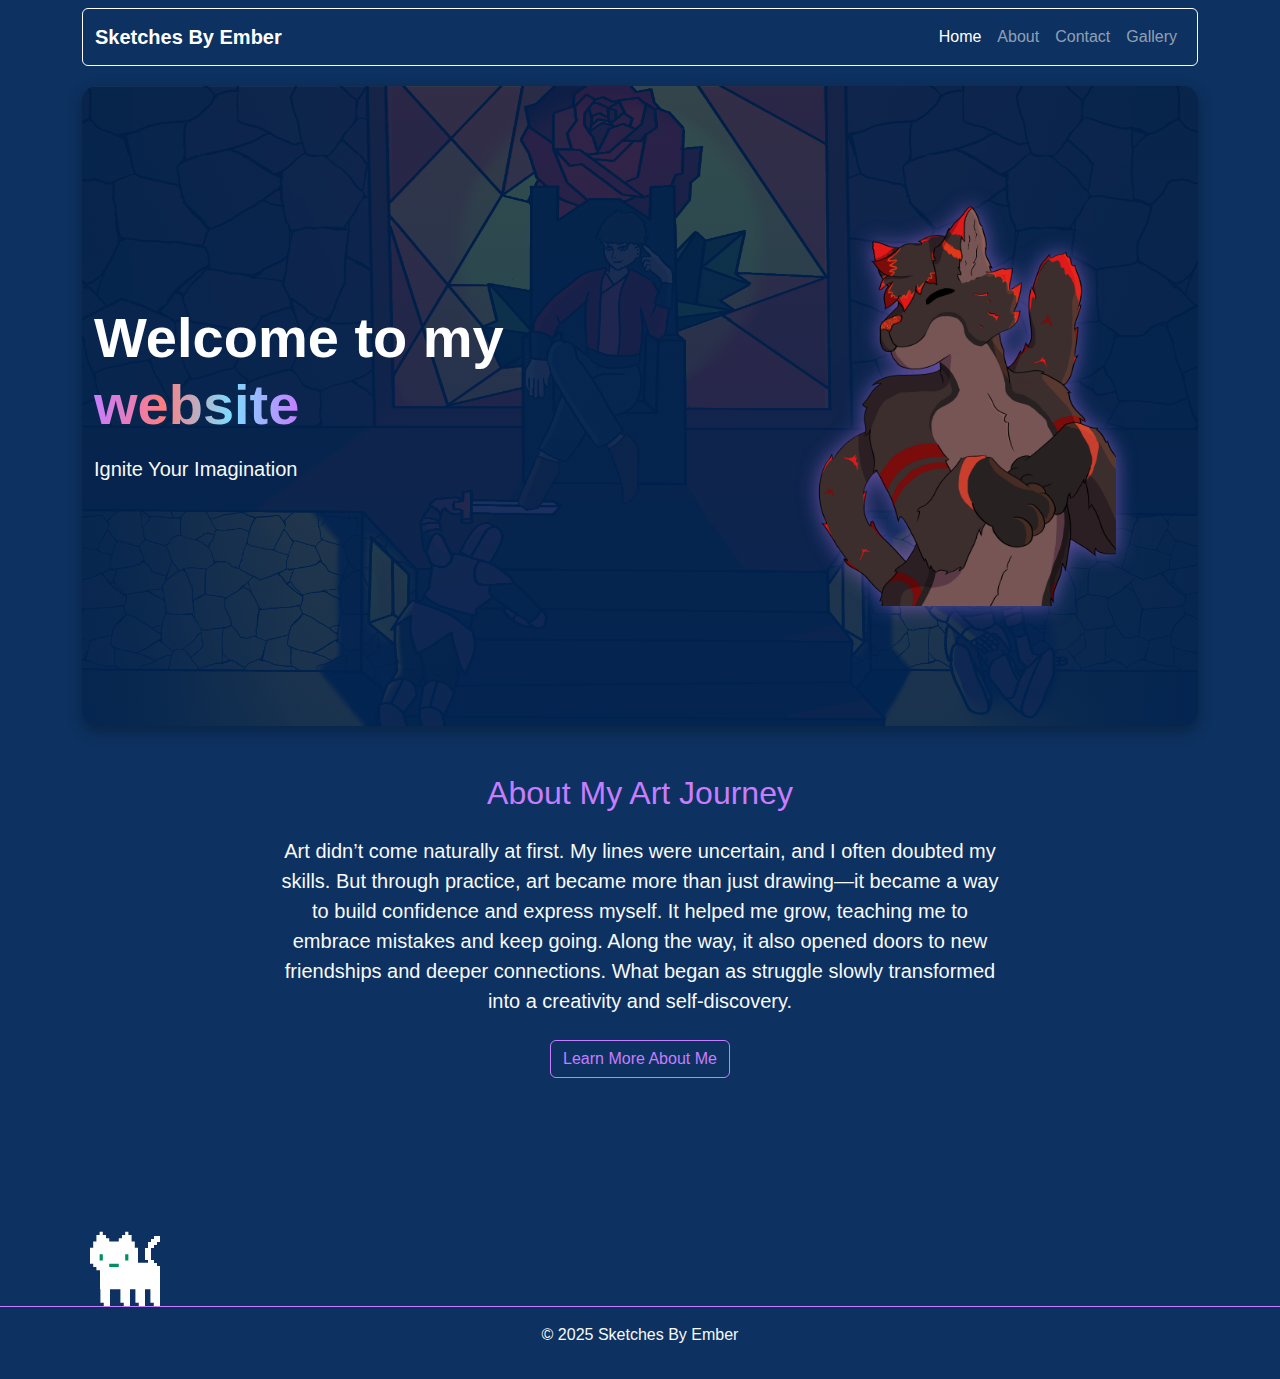
<file: index.html>
<html lang="en">
<head>
    <meta charset="UTF-8">
    <meta name="viewport" content="width=device-width, initial-scale=1.0">
    <title>Sketches By Ember</title>
    <link href="https://cdn.jsdelivr.net/npm/bootstrap@5.3.3/dist/css/bootstrap.min.css" rel="stylesheet">
    <link rel="stylesheet" href="css/style.css">
    <link rel="stylesheet" href="css/cat.css">
    <script src="js/cat.js" defer></script>
</head>

<body class="text-light">
    <div class="container-lg">
        <!--Nav Bar-->
        <nav class="navbar navbar-expand-lg navbar-dark bg-transparent border border-white rounded-2 position-relative mt-2">
            <div class="container-fluid">
                <a class="navbar-brand text-white fw-bold" href="./index.html">Sketches By Ember</a>
                <button class="navbar-toggler" type="button" data-bs-toggle="collapse" data-bs-target="#navbarNav">
                    <span class="navbar-toggler-icon"></span>
                </button>
                <div class="collapse navbar-collapse justify-content-end" id="navbarNav">
                    <ul class="navbar-nav">
                        <li class="nav-item"><a class="nav-link active" href="./index.html">Home</a></li>
                        <li class="nav-item"><a class="nav-link" href="pages/about.html">About</a></li>
                        <li class="nav-item"><a class="nav-link" href="pages/contact.html">Contact</a></li>
                        <li class="nav-item"><a class="nav-link" href="pages/gallery.html">Gallery</a></li>
                        <!-- <li class="nav-item"><a class="nav-link" href="pages/games.html">Games</a></li> -->
                        <!-- <li class="nav-item"><a class="nav-link" href="pages/products.html">Products</a></li> -->
                    </ul>
                </div>
            </div>
        </nav>

        <!-- Hero Section -->
        <section class="hero-section mb-5">
            <div class="container text-center">
                <div class="row align-items-center">
                    <div class="col-md-7 text-md-start">
                        <h1 class="display-4 fw-bold text-white mb-3">
                            Welcome to my <span class="text-rainbow">website</span>
                        </h1>
                        <p class="lead text-light mb-4">
                            Ignite Your Imagination
                        </p>
                    </div>
                    <div class="col-md-5 d-none d-md-block">
                        <img src="images/art/EmberNoBG.png" alt="Ember Character" class="img-fluid hero-image">
                    </div>
                </div>
            </div>
        </section>

        <!-- Introduction Section -->
        <section class="container mb-5">
            <div class="row">
                <div class="col-lg-8 mx-auto text-center">
                    <h2 class="text-purple mb-4">About My Art Journey</h2>
                    <p class="lead mb-4">Art didn’t come naturally at first. My lines were uncertain, and I often
                        doubted my
                        skills. But through practice, art became more than just drawing—it became a way to build
                        confidence
                        and express myself. It helped me grow, teaching me to embrace mistakes and keep going. Along the
                        way, it also opened doors to new friendships and deeper connections. What began as struggle
                        slowly
                        transformed into a creativity and self-discovery.</p>
                    <a href="pages/about.html" class="btn btn-outline-purple">Learn More About Me</a>
                </div>
            </div>
        </section>
    </div>

    <div class="outer_wrapper">
        <div class="wrapper">
            <div class="cat_wrapper">
                <div class="cat first_pose">
                    <div class="cat_head">
                        <svg x="0px" y="0px" width="100%" height="100%" viewBox="0 0 76.4 61.2">
                            <polygon class="eyes"
                                     points="63.8,54.1 50.7,54.1 50.7,59.6 27.1,59.6 27.1,54.1 12.4,54.1 12.4,31.8 63.8,31.8 "/>
                            <path d="M15.3,45.9h5.1V35.7h-5.1C15.3,35.7,15.3,45.9,15.3,45.9z M45.8,56.1V51H30.6v5.1H45.8z M61.1,35.7H56v10.2h5.1
                V35.7z M10.2,61.2v-5.1H5.1V51H0V25.5h5.1V15.3h5.1V5.1h5.1V0h5.1v5.1h5.1v5.1h5.1v5.1c0,0,15.2,0,15.2,0v-5.1h5.1V5.1H56V0h5.1v5.1
                h5.1v10.2h5.1v10.2h5.1l0,25.5h-5.1v5.1h-5.1v5.1H10.2z"/>
                        </svg>

                    </div>
                    <div class="body">
                        <svg x="0px" y="0px" width="100%" height="100%" viewBox="0 0 91.7 40.8">
                            <path class="st0" d="M91.7,40.8H0V10.2h5.1V5.1h5.1V0h66.2v5.1h10.2v5.1h5.1L91.7,40.8z"/>
                        </svg>

                        <div class="tail">
                            <svg x="0px" y="0px" width="100%" height="100%" viewBox="0 0 25.5 61.1">
                                <polygon class="st0" points="10.2,56 10.2,50.9 5.1,50.9 5.1,40.7 0,40.7 0,20.4 5.1,20.4 5.1,10.2 10.2,10.2 10.2,5.1 15.3,5.1
                  15.3,0 25.5,0 25.5,10.2 20.4,10.2 20.4,15.3 15.3,15.3 15.3,20.4 10.2,20.4 10.2,40.7 15.3,40.7 15.3,45.8 20.4,45.8 20.4,50.9
                  25.5,50.9 25.5,61.1 15.3,61.1 15.3,56 "/>
                            </svg>
                        </div>
                    </div>

                    <div class="front_legs">
                        <div class="leg one">
                            <svg x="0px" y="0px" width="100%" height="100%" viewBox="0 0 14 30.5">
                                <polygon points="15.3,30.5 5.1,30.5 5.1,25.4 0,25.4 0,0 15.3,0 "/>
                            </svg>
                        </div>
                        <div class="leg two">
                            <svg x="0px" y="0px" width="100%" height="100%" viewBox="0 0 14 30.5">
                                <polygon points="15.3,30.5 5.1,30.5 5.1,25.4 0,25.4 0,0 15.3,0 "/>
                            </svg>
                        </div>
                    </div>

                    <div class="back_legs">
                        <div class="leg three">
                            <svg x="0px" y="0px" width="100%" height="100%" viewBox="0 0 14 30.5">
                                <polygon points="15.3,30.5 5.1,30.5 5.1,25.4 0,25.4 0,0 15.3,0 "/>
                            </svg>
                        </div>
                        <div class="leg four">
                            <svg x="0px" y="0px" width="100%" height="100%" viewBox="0 0 14 30.5">
                                <polygon points="15.3,30.5 5.1,30.5 5.1,25.4 0,25.4 0,0 15.3,0 "/>
                            </svg>
                        </div>
                    </div>
                </div>
            </div>
        </div>

        <div class="ground"></div>
    </div>
    <footer class="text-center py-3 border-top border-purple">
        <p>© 2025 Sketches By Ember</p>
    </footer>

    <!-- Bootstrap JS -->
    <script src="https://cdn.jsdelivr.net/npm/bootstrap@5.3.3/dist/js/bootstrap.bundle.min.js"></script>
</body>
</html>
</file>
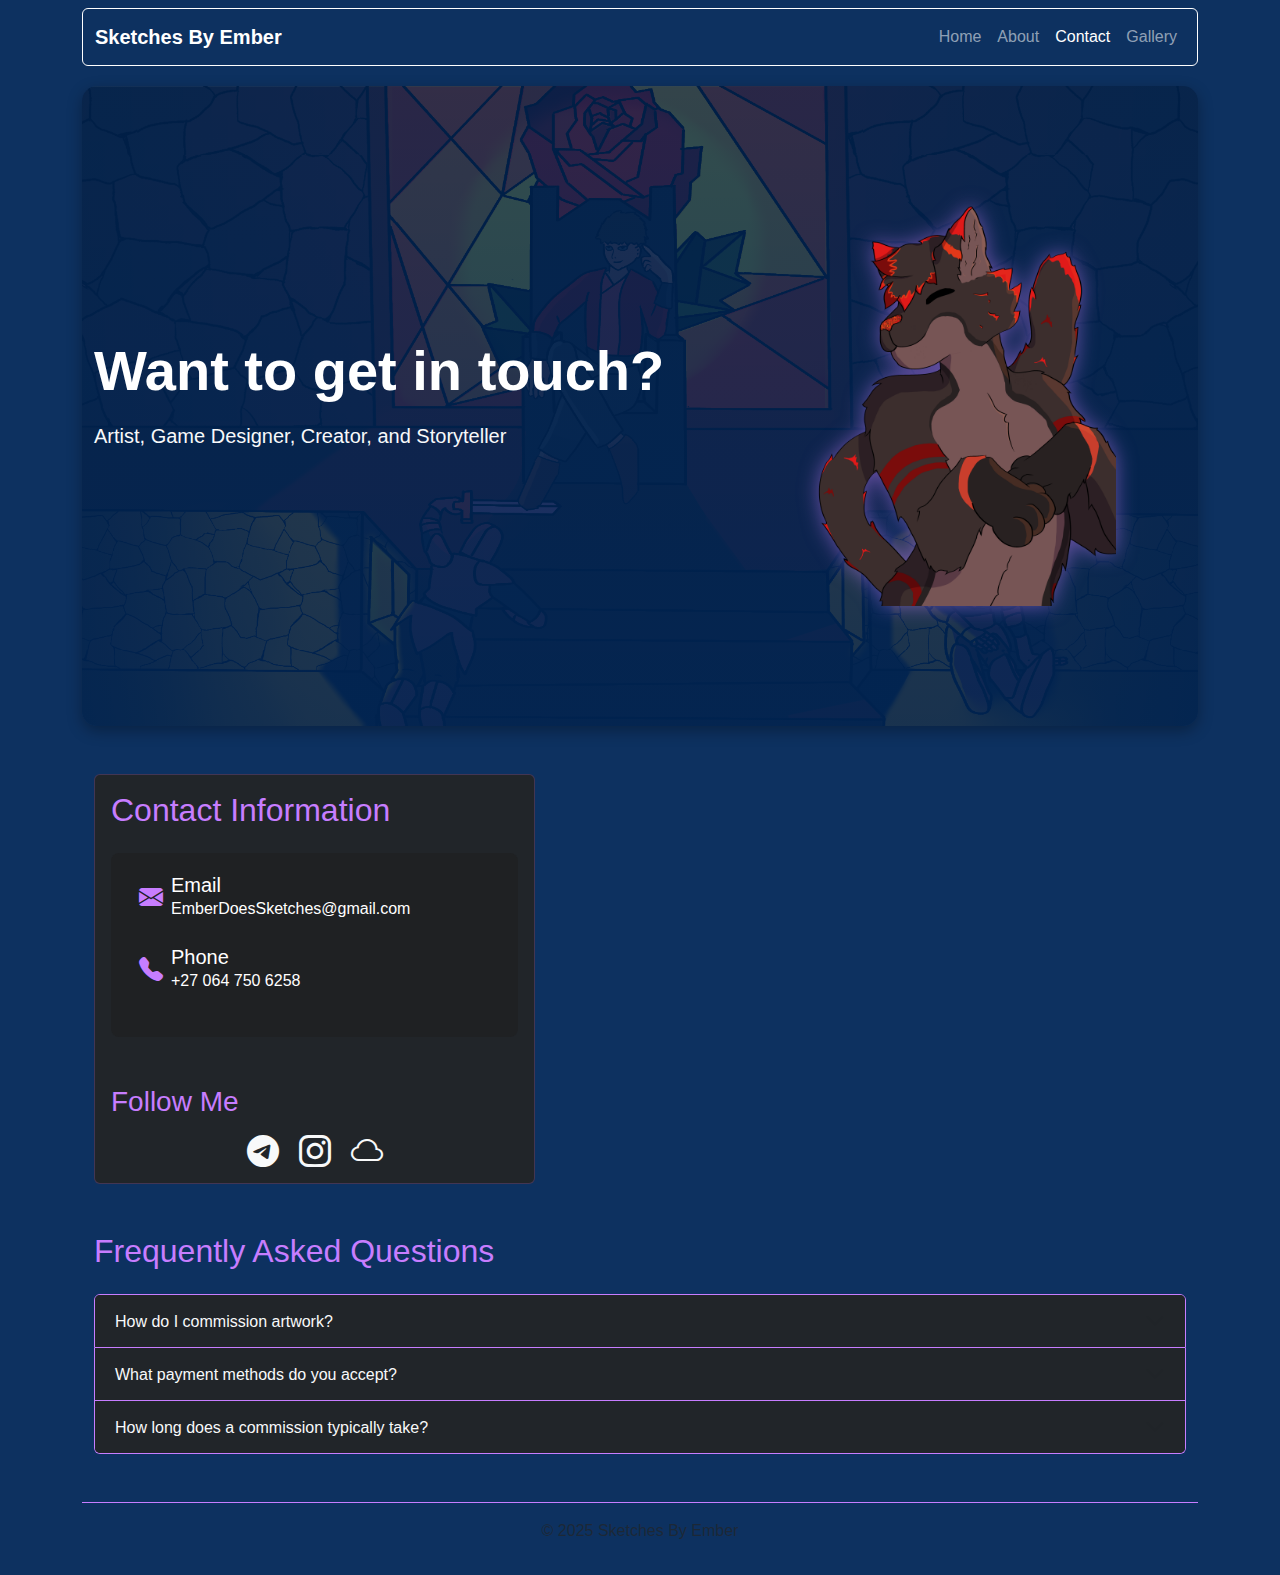
<file: pages/contact.html>
<html lang="en">
<head>
    <meta charset="UTF-8"/>
    <meta name="viewport" content="width=device-width, initial-scale=1.0"/>
    <title>Contact | Sketches By Ember</title>
    <link href="https://cdn.jsdelivr.net/npm/bootstrap@5.3.3/dist/css/bootstrap.min.css" rel="stylesheet"/>
    <link rel="stylesheet" href="https://cdn.jsdelivr.net/npm/bootstrap-icons@1.11.3/font/bootstrap-icons.min.css">
    <link rel="stylesheet" href="../css/style.css"/>
    <style>
        .contact-icon {
            font-size: 1.5rem;
            width: 40px;
            text-align: center;
            color: #c77dff;
        }

        .contact-card {
            transition: transform 0.3s ease;
            border: 1px solid rgba(199, 125, 255, 0.2);
        }

        .contact-card:hover {
            transform: translateY(-5px);
            border-color: #c77dff;
        }

        .contact-methods {
            background: rgba(30, 30, 30, 0.5);
            border-radius: 8px;
            padding: 20px;
        }

        .social-icon {
            font-size: 2rem;
            margin: 0 10px;
            transition: transform 0.3s ease, color 0.3s ease;
        }

        .social-icon:hover {
            transform: scale(1.2);
            color: #c77dff !important;
        }
    </style>
</head>
<body class="container-lg text-light">
    <!-- Nav Bar -->
    <nav class="navbar navbar-expand-lg navbar-dark bg-transparent border border-white rounded-2 position-relative mt-2">
        <div class="container-fluid">
            <a class="navbar-brand text-white fw-bold" href="../index.html">Sketches By Ember</a>
            <button class="navbar-toggler" type="button" data-bs-toggle="collapse" data-bs-target="#navbarNav">
                <span class="navbar-toggler-icon"></span>
            </button>
            <div class="collapse navbar-collapse justify-content-end" id="navbarNav">
                <ul class="navbar-nav">
                    <li class="nav-item"><a class="nav-link" href="../index.html">Home</a></li>
                    <li class="nav-item"><a class="nav-link" href="about.html">About</a></li>
                    <li class="nav-item"><a class="nav-link active" href="contact.html">Contact</a></li>
                    <li class="nav-item"><a class="nav-link" href="gallery.html">Gallery</a></li>
                    <!-- <li class="nav-item"><a class="nav-link" href="games.html">Games</a></li> -->
                    <!-- <li class="nav-item"><a class="nav-link" href="products.html">Products</a></li> -->
                </ul>
            </div>
        </div>
    </nav>

    <!-- Hero Section -->
    <section class="hero-section mb-5">
        <div class="container text-center">
            <div class="row align-items-center">
                <div class="col-md-7 text-md-start">
                    <h1 class="display-4 fw-bold text-white mb-3">
                        Want to get in touch?
                    </h1>
                    <p class="lead text-light mb-4">
                        Artist, Game Designer, Creator, and Storyteller
                    </p>
                </div>
                <div class="col-md-5 d-none d-md-block">
                    <img src="../images/art/EmberNoBG.png" alt="Ember Character" class="img-fluid hero-image">
                </div>
            </div>
        </div>
    </section>

    <!-- Contact Methods & Form Section -->
    <section class="container mb-5">
        <div class="row g-4">
            <!-- Contact Methods -->
            <div class="col-lg-5">
                <div class="card bg-dark contact-card h-100">
                    <div class="card-body">
                        <h2 class="card-title text-purple mb-4">Contact Information</h2>
                        <div class="contact-methods">
                            <div class="d-flex align-items-center mb-4 text-white">
                                <div class="contact-icon">
                                    <i class="bi bi-envelope-fill"></i>
                                </div>
                                <div>
                                    <h5 class="mb-0">Email</h5>
                                    <a href="mailto:emberdoessketches@gmail.com" class="text-decoration-none text-white">
                                        EmberDoesSketches@gmail.com
                                    </a>
                                </div>
                            </div>

                            <div class="d-flex align-items-center mb-4 text-white">
                                <div class="contact-icon">
                                    <i class="bi bi-telephone-fill"></i>
                                </div>
                                <div>
                                    <h5 class="mb-0">Phone</h5>
                                    <a href="tel: +270647506258" class="text-decoration-none text-white">
                                        +27 064 750 6258
                                    </a>
                                </div>
                            </div>
                        </div>

                        <h3 class="text-purple mt-5 mb-3">Follow Me</h3>
                        <div class="d-flex justify-content-center">
                            <a href="https://t.me/Emberrz" target="_blank" rel="noopener" class="text-light">
                                <i class="bi bi-telegram social-icon"></i>
                            </a>
                            <a href="https://instagram.com/sketchesbyember" target="_blank" rel="noopener"
                               class="text-light">
                                <i class="bi bi-instagram social-icon"></i>
                            </a>
                            <a href="https://bsky.app/profile/cattoember.bsky.social" target="_blank" rel="noopener"
                               class="text-light">
                                <i class="bi bi-cloud social-icon"></i>
                            </a>
                        </div>
                    </div>
                </div>
            </div>

        </div>
    </section>

    <!-- FAQ Section -->
    <section class="container mb-5">
        <h2 class="text-purple mb-4">Frequently Asked Questions</h2>
        <div class="accordion" id="faqAccordion">
            <div class="accordion-item bg-dark text-light border-purple">
                <h2 class="accordion-header" id="headingOne">
                    <button class="accordion-button bg-dark text-light collapsed" type="button"
                            data-bs-toggle="collapse" data-bs-target="#collapseOne" aria-expanded="false"
                            aria-controls="collapseOne">
                        How do I commission artwork?
                    </button>
                </h2>
                <div id="collapseOne" class="accordion-collapse collapse" aria-labelledby="headingOne"
                     data-bs-parent="#faqAccordion">
                    <div class="accordion-body">
                        You can contact me either through email or through telegram and I will give you up to date information on my current queue and a quote. You can also check my
                        <a href="gallery.html" class="text-purple">Art page</a> for current pricing and examples of my
                        work.
                    </div>
                </div>
            </div>
            <div class="accordion-item bg-dark text-light border-purple">
                <h2 class="accordion-header" id="headingTwo">
                    <button class="accordion-button bg-dark text-light collapsed" type="button"
                            data-bs-toggle="collapse" data-bs-target="#collapseTwo" aria-expanded="false"
                            aria-controls="collapseTwo">
                        What payment methods do you accept?
                    </button>
                </h2>
                <div id="collapseTwo" class="accordion-collapse collapse" aria-labelledby="headingTwo"
                     data-bs-parent="#faqAccordion">
                    <div class="accordion-body">
                        I accept PayPal and credit/debit cards for all commissions and products. For larger
                        projects, I typically request a 50% deposit upfront with the remainder due upon completion.
                    </div>
                </div>
            </div>
            <div class="accordion-item bg-dark text-light border-purple">
                <h2 class="accordion-header" id="headingThree">
                    <button class="accordion-button bg-dark text-light collapsed" type="button"
                            data-bs-toggle="collapse" data-bs-target="#collapseThree" aria-expanded="false"
                            aria-controls="collapseThree">
                        How long does a commission typically take?
                    </button>
                </h2>
                <div id="collapseThree" class="accordion-collapse collapse" aria-labelledby="headingThree"
                     data-bs-parent="#faqAccordion">
                    <div class="accordion-body">
                        Commission timelines vary depending on complexity and my current workload. Simple pieces might
                        take 1-2 weeks, while more complex works could take 3-4 weeks. I'll provide you with a specific
                        timeline when discussing your commission.
                    </div>
                </div>
            </div>
        </div>
    </section>

    <footer class="text-center py-3 border-top border-purple">
        <p class="text-muted">© 2025 Sketches By Ember</p>
    </footer>

    <script src="https://cdn.jsdelivr.net/npm/bootstrap@5.3.3/dist/js/bootstrap.bundle.min.js"></script>
</body>
</html>
</file>
<file: css/style.css>
body {
    font-family: 'Segoe UI', Tahoma, Geneva, Verdana, sans-serif;
    background-color: rgba(0, 38, 87, 0.95) !important
}

.text-rainbow {
    background: linear-gradient(90deg, #c77dff, #ff7d7d, #7ddcff, #c77dff);
    -webkit-background-clip: text;
    -webkit-text-fill-color: transparent;
    animation: rainbow 5s infinite linear;
}

.text-purple {
    color: #c77dff !important;
}

.border-purple {
    border-color: #c77dff !important;
}

.btn-outline-purple {
    border: 1px solid #c77dff;
    color: #c77dff;
}

.btn-outline-purple:hover {
    background-color: #c77dff;
    color: #1e1e1e;
}

.hero-section {
    background-image: linear-gradient(rgba(0, 38, 87, 0.8), rgba(0, 38, 87, 0.9)), url('/images/art/Splash Throne Room.png');
    background-size: cover;
    background-position: center;
    padding: 120px 0;
    border-radius: 15px;
    margin-top: 20px;
    position: relative;
    overflow: hidden;
    box-shadow: 0 5px 15px rgba(0, 0, 0, 0.3);
    transition: all 0.3s ease;
}

.hero-section:hover {
    box-shadow: 0 8px 25px rgba(0, 0, 0, 0.4);
}

.hero-image {
    max-height: 400px;
    filter: drop-shadow(0 0 10px rgba(199, 125, 255, 0.5));
}

.box-shadow-square:hover {
    box-shadow: 0 8px 25px rgba(0, 0, 0, 0.4);
    transition: all 0.3s ease;
}
</file>
<file: css/cat.css>
.outer_wrapper {
    position: relative;
    width: 100%;
    height: 180px;
    overflow: hidden;
}

.wrapper {
    position: relative;
    height: 250px;
    width: 100%;
}

.ground {
    position: absolute;
    bottom: 0;
    width: 100%;
    background-color: rgb(1, 143, 96);
}

.cat {
    position: absolute;
    bottom: 85px;
    left: 100px;
    height: 30px;
    width: 60px;
    transition: 1.5s;
    transform-origin: center;
    background-color: transparent;
}

/* body */

.body {
    position: absolute;
    height: 30px;
    width: 60px;
}

.face_left .body {
    animation: turn_body_left forwards 0.5s;
}

@keyframes turn_body_left {
    0%, 100% {
        transform: scale(1);
    }
    50% {
        transform: scale(0.5, 1);
    }
}

.face_right .body {
    animation: turn_body_right forwards 0.5s;
}

@keyframes turn_body_right {
    0%, 100% {
        transform: scale(1);
    }
    50% {
        transform: scale(0.5, 1);
    }
}

/* head */
.cat_head {
    position: absolute;
    height: 40px;
    width: 48px;
    right: -10px;
    top: -30px;
    transition: 0.5s;
    z-index: 50;
}

.first_pose .cat_head,
.face_left .cat_head {
    right: 22px;
}

/* tail */
.tail {
    position: absolute;
    top: -25px;
    height: 36px;
    width: 15px;
    animation: tail_motion forwards 2s;
    transform-origin: bottom right;
}

@keyframes tail_motion {
    0%, 100% {
        left: -5px;
        transform: rotate(0deg) scale(1);
    }
    50% {
        left: -10px;
        transform: rotate(-50deg) scale(-1, 1);
    }
}

.first_pose .tail,
.face_left .tail {
    left: 45px;
    animation: tail_motion_alt forwards 2s;
}

@keyframes tail_motion_alt {
    0%, 100% {
        left: 45px;
        transform: rotate(0deg) scale(1);
    }
    50% {
        left: 40px;
        transform: rotate(50deg) scale(-1, 1);
    }
}


/* legs */
.leg {
    position: absolute;
    height: 20px;
    width: 10px;
    transform-origin: top center;
}

.front_legs,
.back_legs {
    position: absolute;
    height: 30px;
    transition: 0.7s;
}

.front_legs {
    width: 30px;
    right: 0;
}

.back_legs {
    width: 25px;
    left: 0;
}

.face_left .leg svg {
    transform: scale(-1, 1);
}

.face_right .front_legs {
    right: 0;
}

.first_pose .front_legs,
.face_left .front_legs {
    right: 30px;
}

.face_right .back_legs {
    left: 0;
}

.first_pose .back_legs,
.face_left .back_legs {
    left: 35px;
}

.one,
.three {
    bottom: -15px;
    right: 0;
}

.two,
.four {
    bottom: -15px;
    left: 0px;
}

.one.walk,
.three.walk {
    animation: infinite 0.3s walk;
}

.two.walk,
.four.walk {
    animation: infinite 0.3s walk_alt;
}

@keyframes walk {
    0%, 100% {
        transform: rotate(-10deg);
    }
    50% {
        transform: rotate(10deg);
    }
}

@keyframes walk_alt {
    0%, 100% {
        transform: rotate(10deg);
    }
    50% {
        transform: rotate(-10deg);
    }
}


/* jump */
.cat_wrapper {
    position: absolute;
    bottom: 0;
}

.cat_wrapper.jump .one {
    animation: infinite 0.3s walk;
}

.cat_wrapper.jump .two {
    animation: infinite 0.3s walk_alt;
}

.cat_wrapper.jump .three,
.cat_wrapper.jump .four {
    animation: none;
}

.cat_wrapper.jump .cat.face_right .back_legs {
    transform-origin: center;
    transform: rotate(50deg);
}

.cat_wrapper.jump .cat.face_left .back_legs {
    transform-origin: center;
    transform: rotate(-50deg);
}

.cat_wrapper.jump .cat.face_right .front_legs {
    transform-origin: center;
    transform: rotate(-60deg);
}

.cat_wrapper.jump .cat.face_left .front_legs {
    transform-origin: center;
    transform: rotate(60deg);
}

.cat_wrapper.jump {
    animation: jump forwards 1s;
}

@keyframes jump {
    0%, 100% {
        bottom: 0px;
    }
    50% {
        bottom: 100px;
    }
}

.jump .face_left {
    animation: forwards 0.5s body_stand_left;
    transform-origin: right bottom;
}

.jump .face_right {
    animation: forwards 0.5s body_stand_right;
    transform-origin: left bottom;
}

@keyframes body_stand_right {
    0% {
        transform: rotate(0deg);
    }
    100% {
        transform: rotate(-45deg);
    }
}

@keyframes body_stand_left {
    0% {
        transform: rotate(0deg);
    }
    100% {
        transform: rotate(45deg);
    }
}

svg {
    height: 100%;
    width: 100%;
}

polygon.eyes {
    fill: rgb(1, 143, 96);
}

polygon,
path {
    fill: white;
}

a {
    color: white;
    text-decoration: none;
}

a:hover {
    text-decoration: underline;
}
</file>
